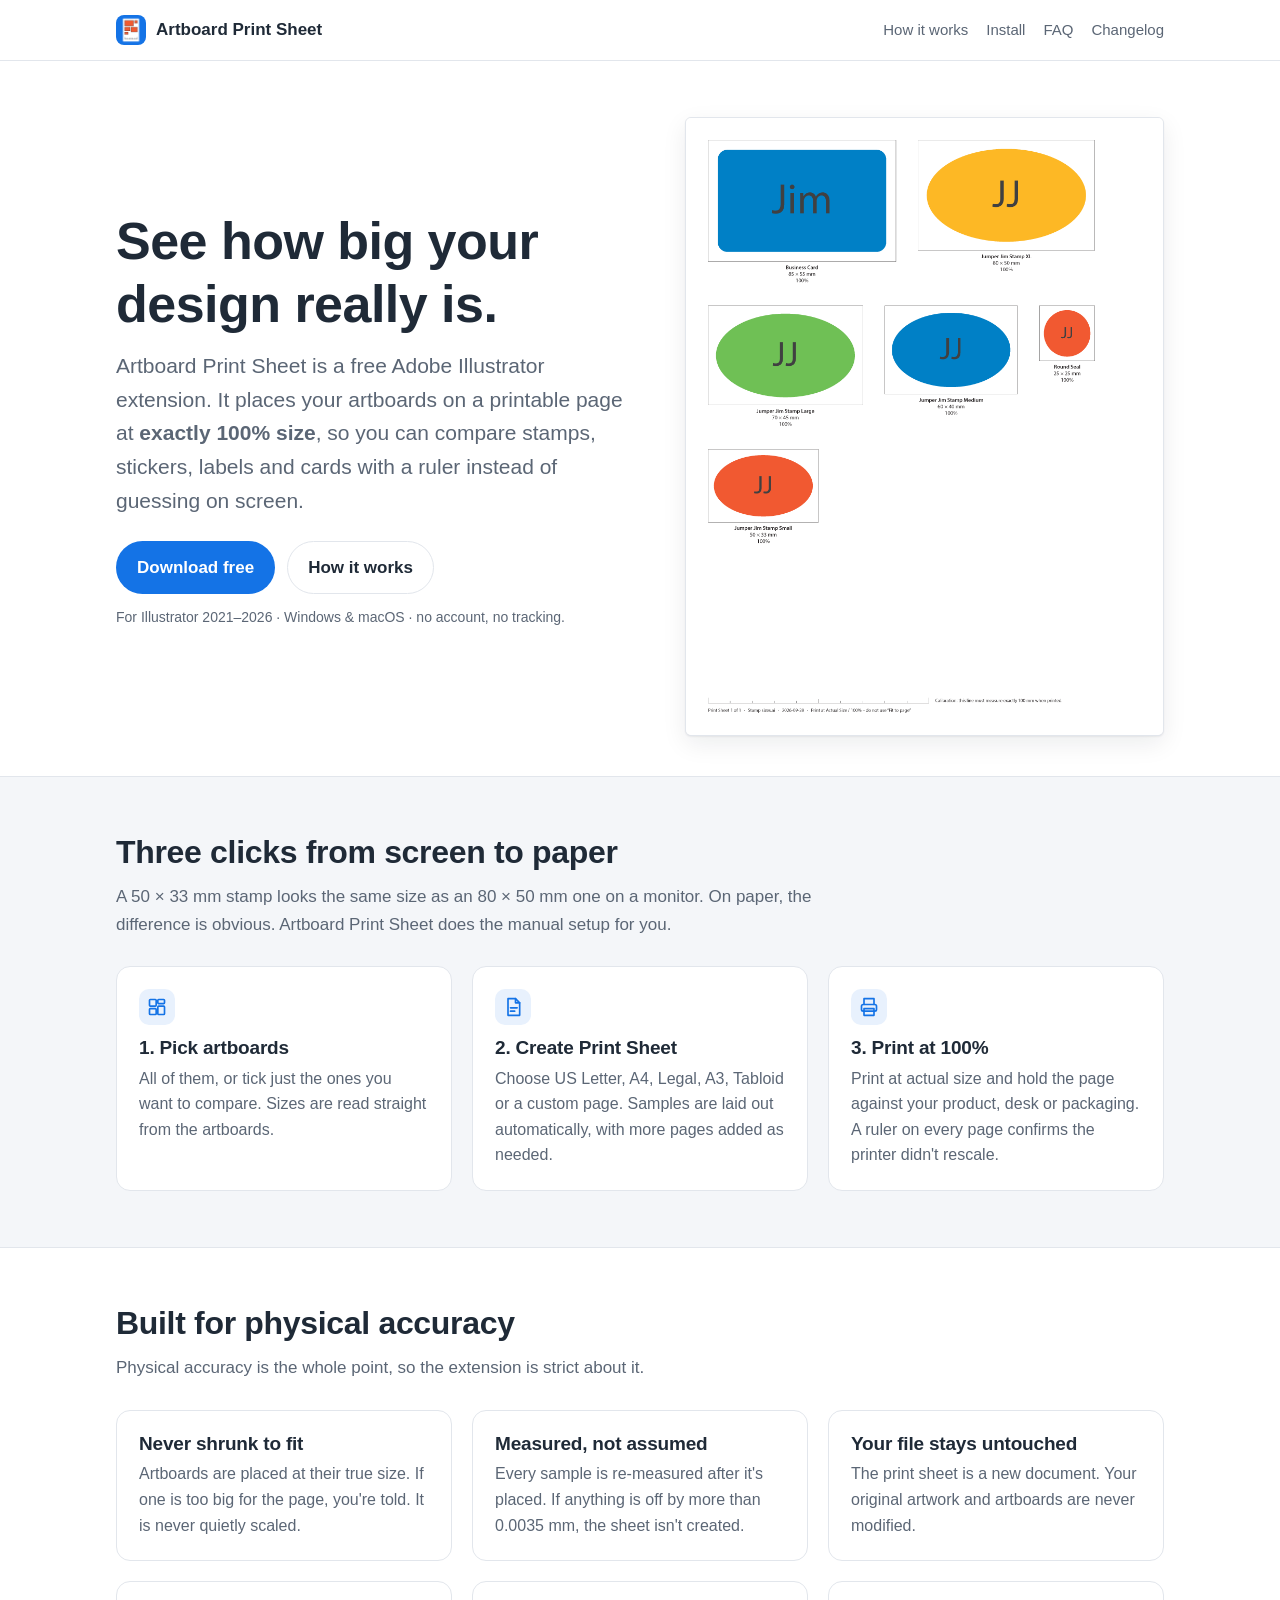
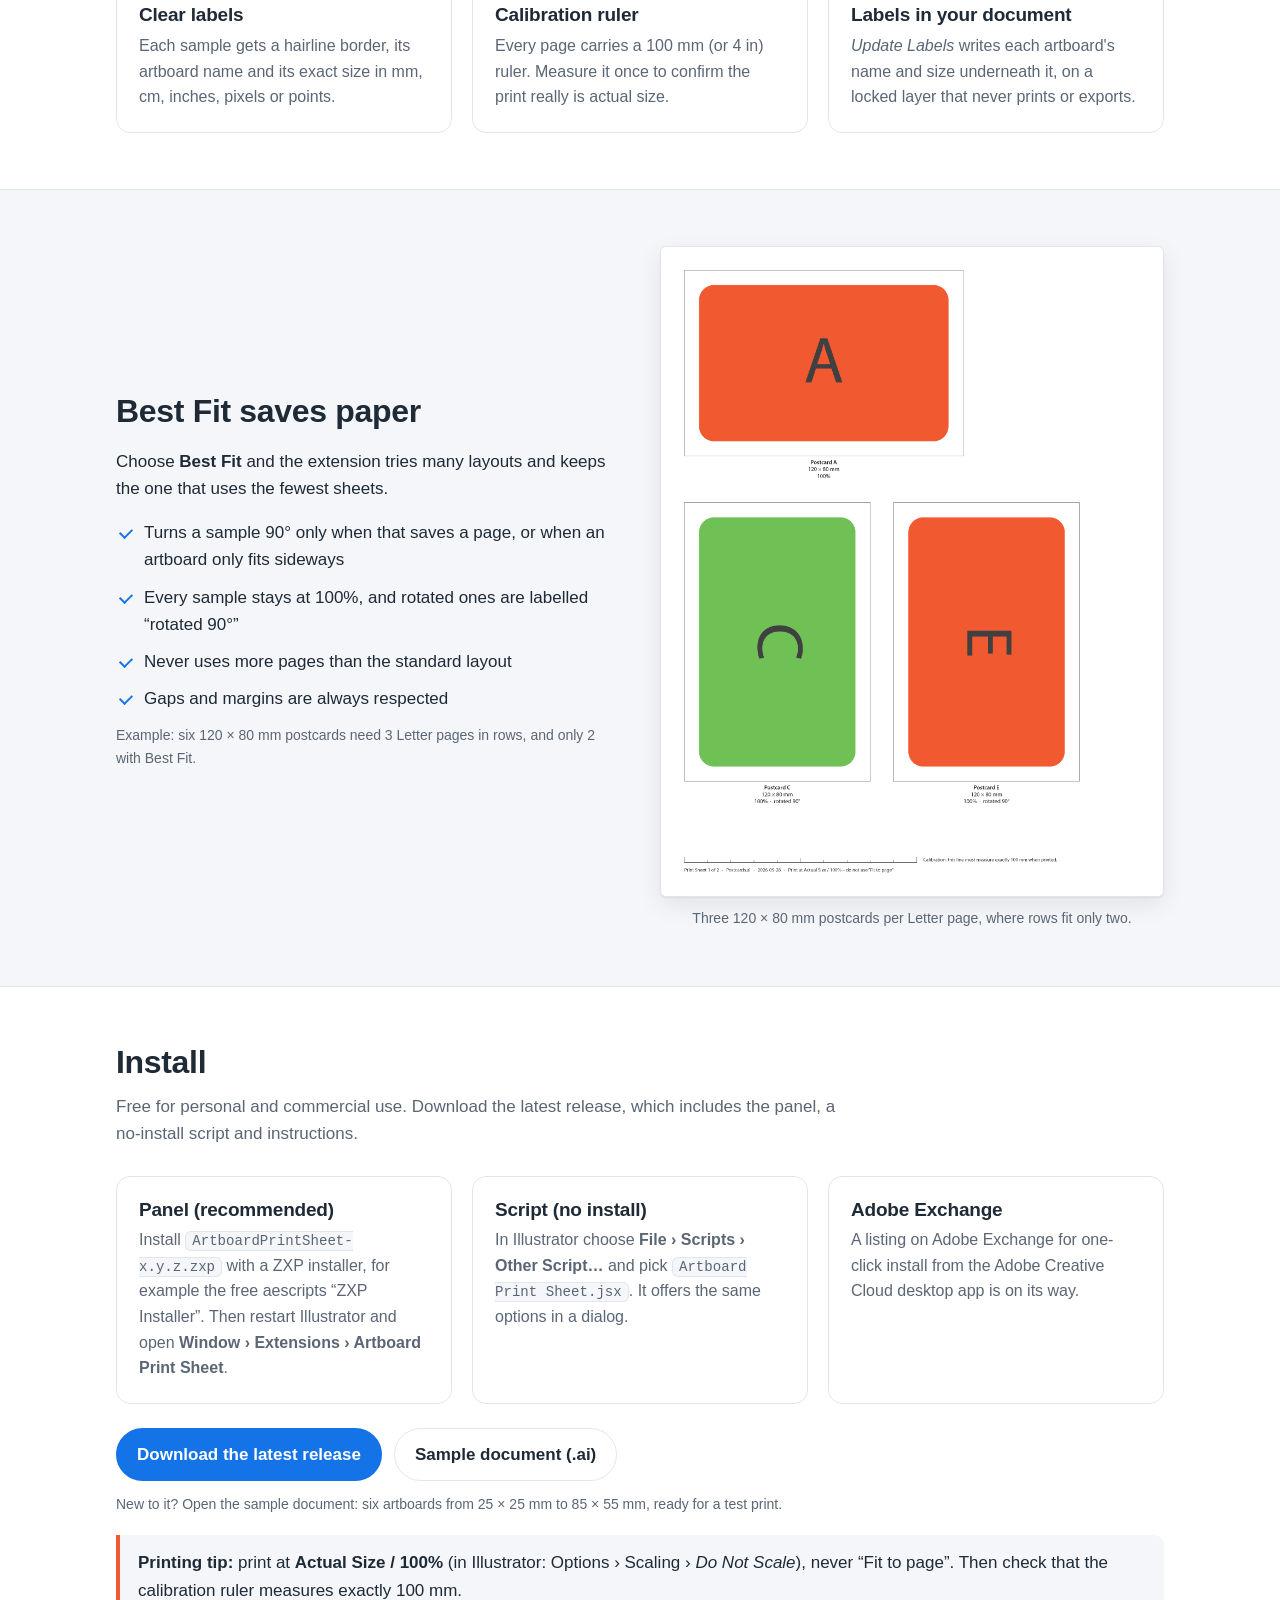
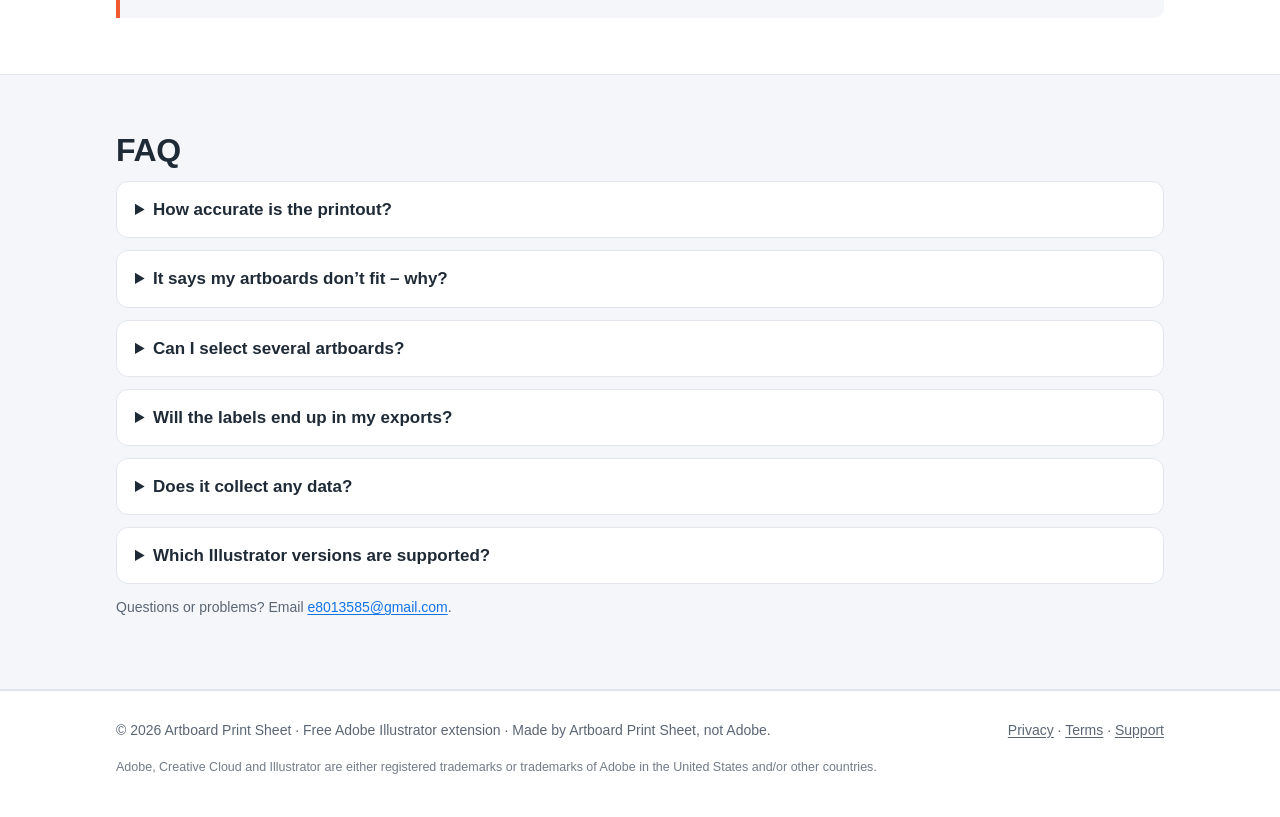
<file: index.html>
<!DOCTYPE html>
<html lang="en">
<head>
  <meta charset="utf-8">
  <meta name="viewport" content="width=device-width, initial-scale=1">
  <title>Artboard Print Sheet – print Adobe Illustrator artboards at true size</title>
  <meta name="description" content="Free Adobe Illustrator extension: put your artboards on a printable sheet at exactly 100% size, with borders, names and dimensions, to compare real-world sizes with a ruler.">
  <meta property="og:title" content="Artboard Print Sheet – print Adobe Illustrator artboards at true size">
  <meta property="og:description" content="Free Adobe Illustrator extension: put your artboards on a printable sheet at exactly 100% size, with borders, names and dimensions, to compare real-world sizes with a ruler.">
  <meta property="og:image" content="img/icon-512.png">
  <link rel="icon" type="image/png" href="img/icon-64.png">
  <link rel="stylesheet" href="style.css">
</head>
<body>
  <header class="top">
    <div class="wrap">
      <a class="brand" href="./"><img src="img/icon-64.png" alt="" width="30" height="30">Artboard Print Sheet</a>
      <nav class="nav" aria-label="Main">
        <a href="./#how">How it works</a>
        <a href="./#install">Install</a>
        <a href="./#faq">FAQ</a>
        <a href="changelog.html">Changelog</a>
      </nav>
    </div>
  </header>
  <main>
    <section class="hero">
      <div class="wrap">
        <div>
          <h1>See how big your design really is.</h1>
          <p class="lead">Artboard Print Sheet is a free Adobe Illustrator extension. It places your artboards on a printable page at <strong>exactly 100% size</strong>, so you can compare stamps, stickers, labels and cards with a ruler instead of guessing on screen.</p>
          <div class="cta">
            <a class="btn primary" href="https://github.com/e8013585/artboard-print-sheet-site/releases/latest">Download free</a>
            <a class="btn ghost" href="#how">How it works</a>
          </div>
          <p class="note">For Illustrator 2021&ndash;2026 &middot; Windows &amp; macOS &middot; no account, no tracking.</p>
        </div>
        <figure>
          <img class="sheet" src="img/sheet-compact.png" width="918" height="1188" alt="A US Letter print sheet with six stamp and card designs at actual size, each with a thin border, its name, its dimensions in millimeters and 100%, and a calibration ruler at the bottom.">
        </figure>
      </div>
    </section>

    <section id="how" class="soft">
      <div class="wrap">
        <h2>Three clicks from screen to paper</h2>
        <p class="sub">A 50 &times; 33 mm stamp looks the same size as an 80 &times; 50 mm one on a monitor. On paper, the difference is obvious. Artboard Print Sheet does the manual setup for you.</p>
        <div class="grid3">
          <div class="card">
            <div class="icon"><svg viewBox="0 0 24 24" fill="none" stroke="currentColor" stroke-width="2" stroke-linecap="round" stroke-linejoin="round" aria-hidden="true"><rect x="3" y="3" width="8" height="8" rx="1"/><rect x="13" y="3" width="8" height="5" rx="1"/><rect x="13" y="11" width="8" height="10" rx="1"/><rect x="3" y="14" width="8" height="7" rx="1"/></svg></div>
            <h3>1. Pick artboards</h3>
            <p>All of them, or tick just the ones you want to compare. Sizes are read straight from the artboards.</p>
          </div>
          <div class="card">
            <div class="icon"><svg viewBox="0 0 24 24" fill="none" stroke="currentColor" stroke-width="2" stroke-linecap="round" stroke-linejoin="round" aria-hidden="true"><path d="M6 2h9l5 5v15H6z"/><path d="M15 2v5h5"/><path d="M9 13h8M9 17h5"/></svg></div>
            <h3>2. Create Print Sheet</h3>
            <p>Choose US Letter, A4, Legal, A3, Tabloid or a custom page. Samples are laid out automatically, with more pages added as needed.</p>
          </div>
          <div class="card">
            <div class="icon"><svg viewBox="0 0 24 24" fill="none" stroke="currentColor" stroke-width="2" stroke-linecap="round" stroke-linejoin="round" aria-hidden="true"><path d="M6 9V2h12v7"/><rect x="3" y="9" width="18" height="8" rx="2"/><path d="M6 14h12v8H6z"/></svg></div>
            <h3>3. Print at 100%</h3>
            <p>Print at actual size and hold the page against your product, desk or packaging. A ruler on every page confirms the printer didn't rescale.</p>
          </div>
        </div>
      </div>
    </section>

    <section>
      <div class="wrap">
        <h2>Built for physical accuracy</h2>
        <p class="sub">Physical accuracy is the whole point, so the extension is strict about it.</p>
        <div class="grid3">
          <div class="card">
            <h3>Never shrunk to fit</h3>
            <p>Artboards are placed at their true size. If one is too big for the page, you're told. It is never quietly scaled.</p>
          </div>
          <div class="card">
            <h3>Measured, not assumed</h3>
            <p>Every sample is re-measured after it's placed. If anything is off by more than 0.0035 mm, the sheet isn't created.</p>
          </div>
          <div class="card">
            <h3>Your file stays untouched</h3>
            <p>The print sheet is a new document. Your original artwork and artboards are never modified.</p>
          </div>
          <div class="card">
            <h3>Clear labels</h3>
            <p>Each sample gets a hairline border, its artboard name and its exact size in mm, cm, inches, pixels or points.</p>
          </div>
          <div class="card">
            <h3>Calibration ruler</h3>
            <p>Every page carries a 100&nbsp;mm (or 4&nbsp;in) ruler. Measure it once to confirm the print really is actual size.</p>
          </div>
          <div class="card">
            <h3>Labels in your document</h3>
            <p><em>Update Labels</em> writes each artboard's name and size underneath it, on a locked layer that never prints or exports.</p>
          </div>
        </div>
      </div>
    </section>

    <section class="soft">
      <div class="wrap split">
        <div>
          <h2>Best Fit saves paper</h2>
          <p>Choose <strong>Best Fit</strong> and the extension tries many layouts and keeps the one that uses the fewest sheets.</p>
          <ul class="checks">
            <li>Turns a sample 90&deg; only when that saves a page, or when an artboard only fits sideways</li>
            <li>Every sample stays at 100%, and rotated ones are labelled &ldquo;rotated 90&deg;&rdquo;</li>
            <li>Never uses more pages than the standard layout</li>
            <li>Gaps and margins are always respected</li>
          </ul>
          <p class="note">Example: six 120 &times; 80 mm postcards need 3 Letter pages in rows, and only 2 with Best Fit.</p>
        </div>
        <figure>
          <img class="sheet" src="img/sheet-bestfit.png" width="918" height="1188" alt="A Best Fit print sheet with one postcard upright on top and two postcards rotated 90 degrees side by side below, each labelled 120 by 80 mm, 100%, rotated 90 degrees.">
          <figcaption>Three 120 &times; 80 mm postcards per Letter page, where rows fit only two.</figcaption>
        </figure>
      </div>
    </section>

    <section id="install">
      <div class="wrap">
        <h2>Install</h2>
        <p class="sub">Free for personal and commercial use. Download the latest release, which includes the panel, a no-install script and instructions.</p>
        <div class="grid3">
          <div class="card">
            <h3>Panel (recommended)</h3>
            <p>Install <code>ArtboardPrintSheet-x.y.z.zxp</code> with a ZXP installer, for example the free aescripts &ldquo;ZXP Installer&rdquo;. Then restart Illustrator and open <strong>Window &rsaquo; Extensions &rsaquo; Artboard Print Sheet</strong>.</p>
          </div>
          <div class="card">
            <h3>Script (no install)</h3>
            <p>In Illustrator choose <strong>File &rsaquo; Scripts &rsaquo; Other Script&hellip;</strong> and pick <code>Artboard Print Sheet.jsx</code>. It offers the same options in a dialog.</p>
          </div>
          <div class="card">
            <h3>Adobe Exchange</h3>
            <p>A listing on Adobe Exchange for one-click install from the Adobe Creative Cloud desktop app is on its way.</p>
          </div>
        </div>
        <div class="cta" style="margin-top:24px">
          <a class="btn primary" href="https://github.com/e8013585/artboard-print-sheet-site/releases/latest">Download the latest release</a>
          <a class="btn ghost" href="files/Artboard-Print-Sheet-Sample.ai" download>Sample document (.ai)</a>
        </div>
        <p class="note">New to it? Open the sample document: six artboards from 25 &times; 25 mm to 85 &times; 55 mm, ready for a test print.</p>
        <div class="callout">
          <strong>Printing tip:</strong> print at <strong>Actual Size / 100%</strong> (in Illustrator: Options &rsaquo; Scaling &rsaquo; <em>Do Not Scale</em>), never &ldquo;Fit to page&rdquo;. Then check that the calibration ruler measures exactly 100&nbsp;mm.
        </div>
      </div>
    </section>

    <section id="faq" class="soft">
      <div class="wrap">
        <h2>FAQ</h2>
        <details>
          <summary>How accurate is the printout?</summary>
          <p>On the sheet, every sample matches its artboard to within 0.01 pt (0.0035 mm). On paper, accuracy depends on your printer; typical office laser printers are within about half a millimeter over 100 mm. Measure the calibration ruler to check yours.</p>
        </details>
        <details>
          <summary>It says my artboards don&rsquo;t fit &ndash; why?</summary>
          <p>They are larger than the printable area of the page. This is common with new Illustrator documents, whose artboards are a whole page (US Letter or A4): with printer margins, a page-size artboard needs a larger sheet. The extension never shrinks artwork, because it is made for checking real sizes; instead it tells you which page size would fit (or that Best Fit rotation would). Choose that page, or test with smaller artboards such as the <a href="files/Artboard-Print-Sheet-Sample.ai">sample document</a>.</p>
        </details>
        <details>
          <summary>Can I select several artboards?</summary>
          <p>Yes. Illustrator doesn't let extensions read a selection made in the Artboards panel, so choose <em>Selected</em> in the extension and tick the artboards there. The active artboard is ticked for you.</p>
        </details>
        <details>
          <summary>Will the labels end up in my exports?</summary>
          <p>No. Update Labels puts them outside the artboards on a locked, non-printing layer, which prints, artboard exports and PDFs ignore. <em>Remove</em> deletes the layer.</p>
        </details>
        <details>
          <summary>Does it collect any data?</summary>
          <p>No. It never connects to the internet, and your settings stay on your computer. See the <a href="privacy.html">privacy policy</a>.</p>
        </details>
        <details>
          <summary>Which Illustrator versions are supported?</summary>
          <p>Illustrator 2021 (version 25) through Illustrator 2026 (version 30), on Windows and macOS. Support for new Illustrator versions is added in free updates.</p>
        </details>
        <p class="note">Questions or problems? Email <a href="mailto:e8013585@gmail.com">e8013585@gmail.com</a>.</p>
      </div>
    </section>
  </main>
  <footer>
    <div class="wrap">
      <span>&copy; 2026 Artboard Print Sheet &middot; Free Adobe Illustrator extension &middot; Made by Artboard Print Sheet, not Adobe.</span>
      <span><a href="privacy.html">Privacy</a> &middot; <a href="terms.html">Terms</a> &middot; <a href="mailto:e8013585@gmail.com">Support</a></span>
      <span class="legal">Adobe, Creative Cloud and Illustrator are either registered trademarks or trademarks of Adobe in the United States and/or other countries.</span>
    </div>
  </footer>
</body>
</html>
</file>
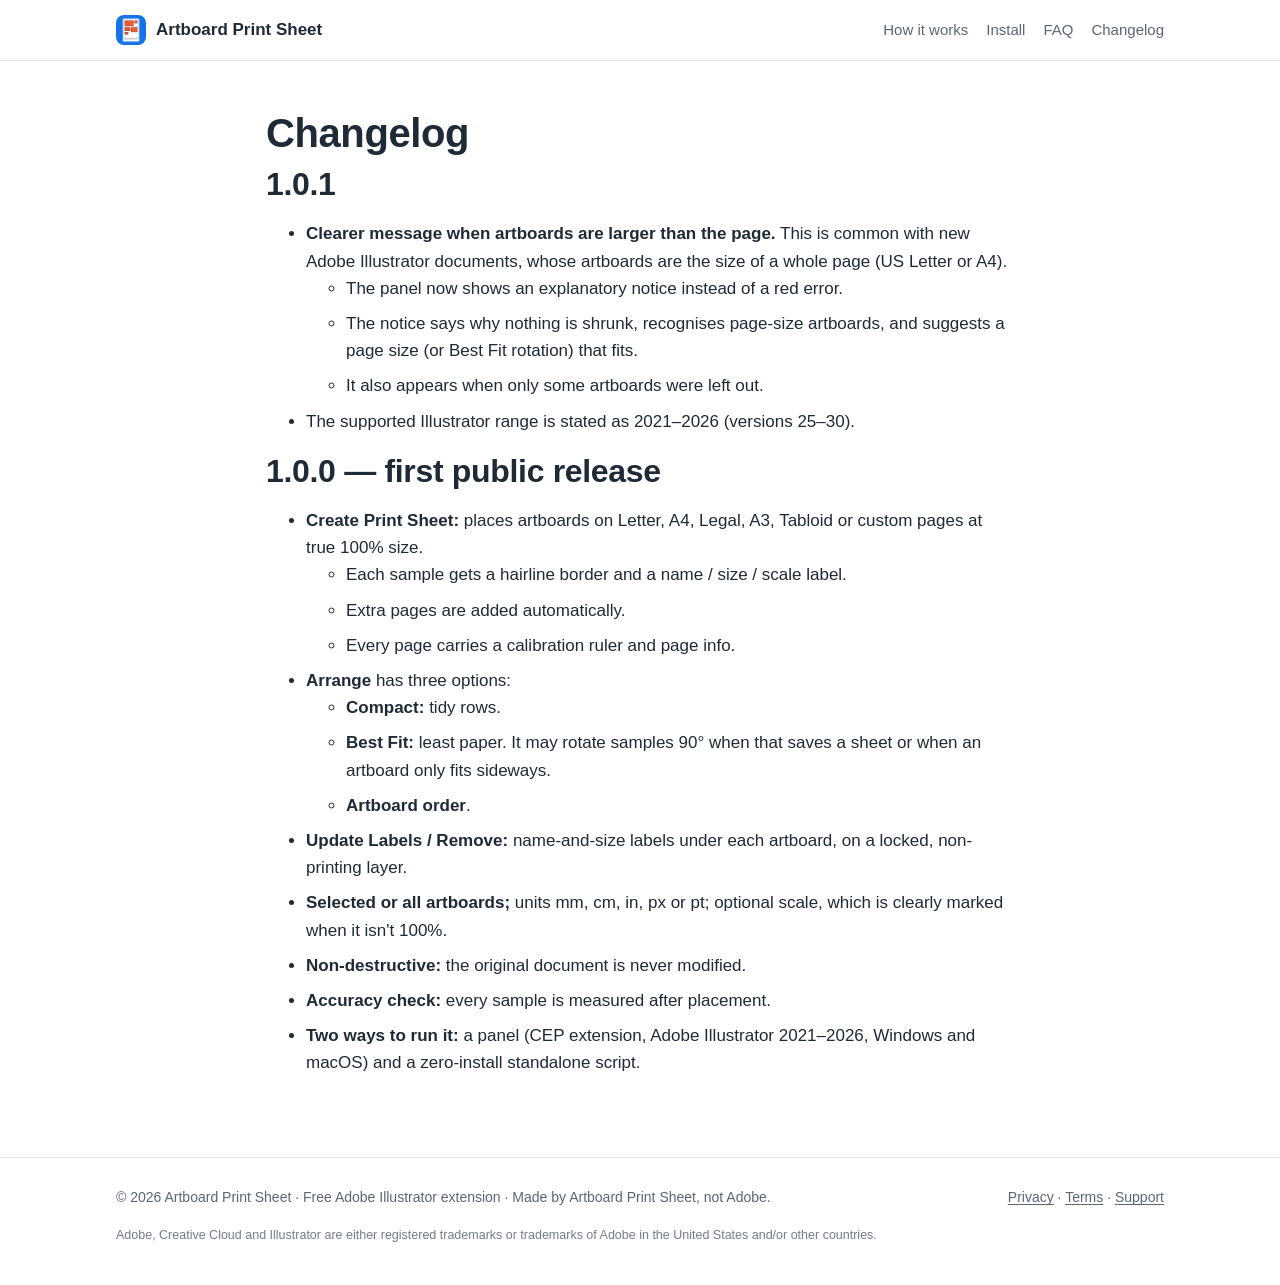
<file: changelog.html>
<!DOCTYPE html>
<html lang="en">
<head>
  <meta charset="utf-8">
  <meta name="viewport" content="width=device-width, initial-scale=1">
  <title>Changelog – Artboard Print Sheet</title>
  <meta name="description" content="Release history of Artboard Print Sheet.">
  <meta property="og:title" content="Changelog – Artboard Print Sheet">
  <meta property="og:description" content="Release history of Artboard Print Sheet.">
  <meta property="og:image" content="img/icon-512.png">
  <link rel="icon" type="image/png" href="img/icon-64.png">
  <link rel="stylesheet" href="style.css">
</head>
<body>
  <header class="top">
    <div class="wrap">
      <a class="brand" href="./"><img src="img/icon-64.png" alt="" width="30" height="30">Artboard Print Sheet</a>
      <nav class="nav" aria-label="Main">
        <a href="./#how">How it works</a>
        <a href="./#install">Install</a>
        <a href="./#faq">FAQ</a>
        <a href="changelog.html">Changelog</a>
      </nav>
    </div>
  </header>
  <main class="doc">
    <div class="wrap">
<h1>Changelog</h1>
<h2>1.0.1</h2>
<ul><li>
<strong>Clearer message when artboards are larger than the page.</strong> This is common with new Adobe Illustrator documents, whose artboards are the size of a whole page (US Letter or A4).
<ul><li>
The panel now shows an explanatory notice instead of a red error.
</li><li>
The notice says why nothing is shrunk, recognises page-size artboards, and suggests a page size (or Best Fit rotation) that fits.
</li><li>
It also appears when only some artboards were left out.
</li></ul>
</li><li>
The supported Illustrator range is stated as 2021–2026 (versions 25–30).
</li></ul>
<h2>1.0.0 — first public release</h2>
<ul><li>
<strong>Create Print Sheet:</strong> places artboards on Letter, A4, Legal, A3, Tabloid or custom pages at true 100% size.
<ul><li>
Each sample gets a hairline border and a name / size / scale label.
</li><li>
Extra pages are added automatically.
</li><li>
Every page carries a calibration ruler and page info.
</li></ul>
</li><li>
<strong>Arrange</strong> has three options:
<ul><li>
<strong>Compact:</strong> tidy rows.
</li><li>
<strong>Best Fit:</strong> least paper. It may rotate samples 90° when that saves a sheet or when an artboard only fits sideways.
</li><li>
<strong>Artboard order</strong>.
</li></ul>
</li><li>
<strong>Update Labels / Remove:</strong> name-and-size labels under each artboard, on a locked, non-printing layer.
</li><li>
<strong>Selected or all artboards;</strong> units mm, cm, in, px or pt; optional scale, which is clearly marked when it isn't 100%.
</li><li>
<strong>Non-destructive:</strong> the original document is never modified.
</li><li>
<strong>Accuracy check:</strong> every sample is measured after placement.
</li><li>
<strong>Two ways to run it:</strong> a panel (CEP extension, Adobe Illustrator 2021–2026, Windows and macOS) and a zero-install standalone script.
</li></ul>
    </div>
  </main>
  <footer>
    <div class="wrap">
      <span>&copy; 2026 Artboard Print Sheet &middot; Free Adobe Illustrator extension &middot; Made by Artboard Print Sheet, not Adobe.</span>
      <span><a href="privacy.html">Privacy</a> &middot; <a href="terms.html">Terms</a> &middot; <a href="mailto:e8013585@gmail.com">Support</a></span>
      <span class="legal">Adobe, Creative Cloud and Illustrator are either registered trademarks or trademarks of Adobe in the United States and/or other countries.</span>
    </div>
  </footer>
</body>
</html>
</file>
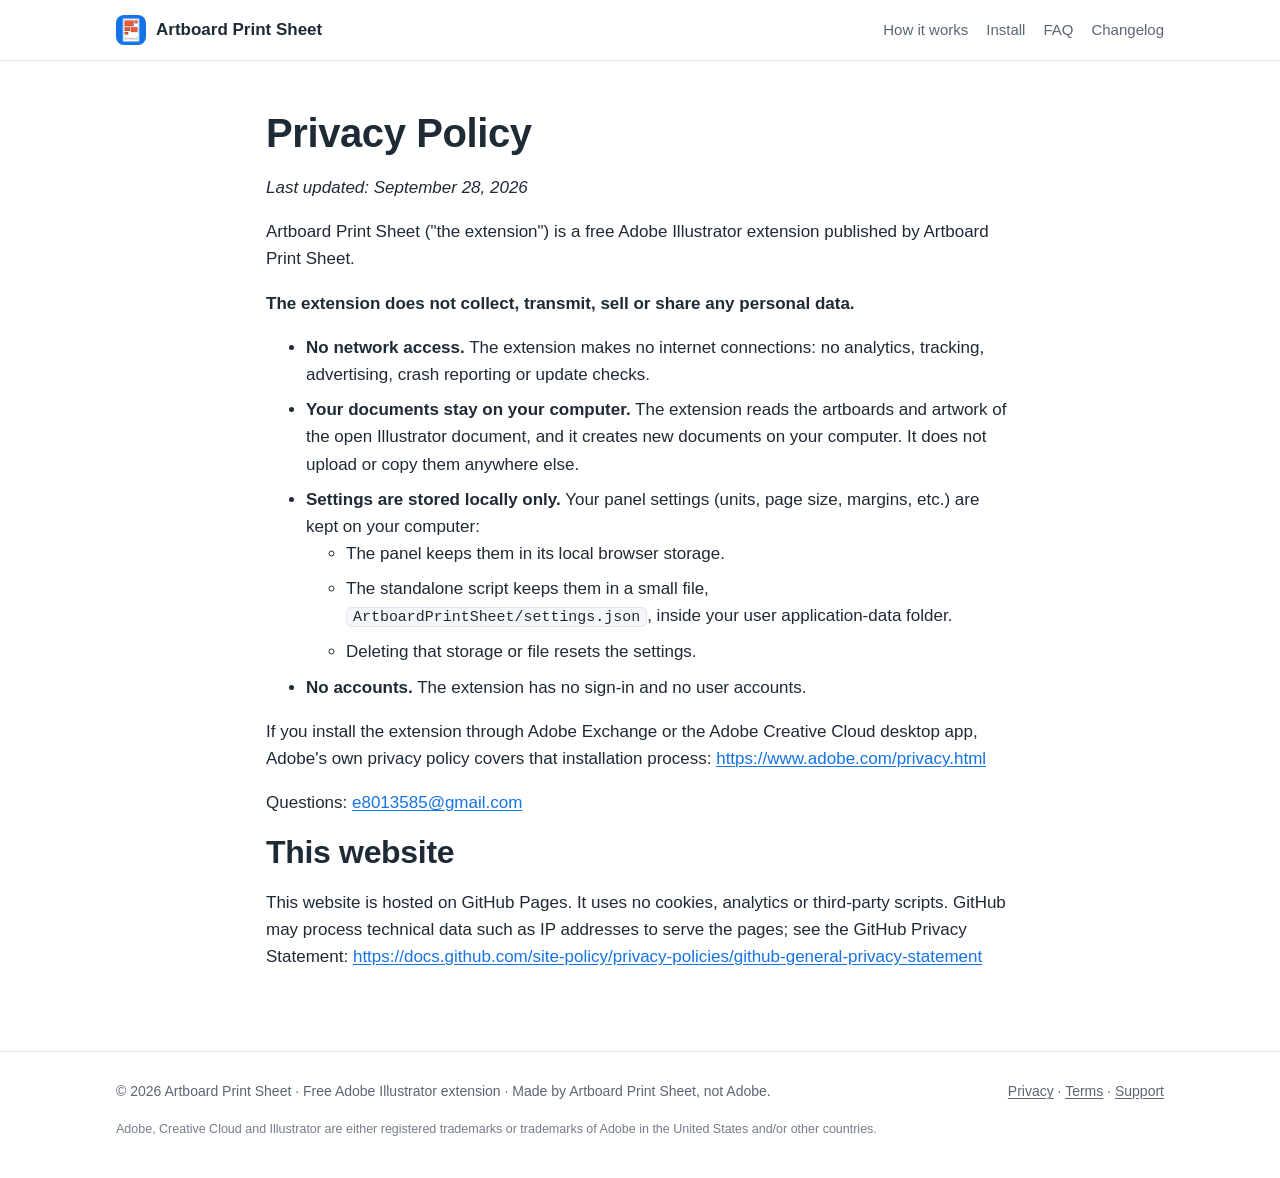
<file: privacy.html>
<!DOCTYPE html>
<html lang="en">
<head>
  <meta charset="utf-8">
  <meta name="viewport" content="width=device-width, initial-scale=1">
  <title>Privacy Policy – Artboard Print Sheet</title>
  <meta name="description" content="Artboard Print Sheet collects no personal data.">
  <meta property="og:title" content="Privacy Policy – Artboard Print Sheet">
  <meta property="og:description" content="Artboard Print Sheet collects no personal data.">
  <meta property="og:image" content="img/icon-512.png">
  <link rel="icon" type="image/png" href="img/icon-64.png">
  <link rel="stylesheet" href="style.css">
</head>
<body>
  <header class="top">
    <div class="wrap">
      <a class="brand" href="./"><img src="img/icon-64.png" alt="" width="30" height="30">Artboard Print Sheet</a>
      <nav class="nav" aria-label="Main">
        <a href="./#how">How it works</a>
        <a href="./#install">Install</a>
        <a href="./#faq">FAQ</a>
        <a href="changelog.html">Changelog</a>
      </nav>
    </div>
  </header>
  <main class="doc">
    <div class="wrap">
      <h1>Privacy Policy</h1>
<p><em>Last updated: September 28, 2026</em></p>
<p>Artboard Print Sheet (&quot;the extension&quot;) is a free Adobe Illustrator extension published by Artboard Print Sheet.</p>
<p><strong>The extension does not collect, transmit, sell or share any personal data.</strong></p>
<ul><li>
<strong>No network access.</strong> The extension makes no internet connections: no analytics, tracking, advertising, crash reporting or update checks.
</li><li>
<strong>Your documents stay on your computer.</strong> The extension reads the artboards and artwork of the open Illustrator document, and it creates new documents on your computer. It does not upload or copy them anywhere else.
</li><li>
<strong>Settings are stored locally only.</strong> Your panel settings (units, page size, margins, etc.) are kept on your computer:
<ul><li>
The panel keeps them in its local browser storage.
</li><li>
The standalone script keeps them in a small file, <code>ArtboardPrintSheet/settings.json</code>, inside your user application-data folder.
</li><li>
Deleting that storage or file resets the settings.
</li></ul>
</li><li>
<strong>No accounts.</strong> The extension has no sign-in and no user accounts.
</li></ul>
<p>If you install the extension through Adobe Exchange or the Adobe Creative Cloud desktop app, Adobe's own privacy policy covers that installation process: <a href="https://www.adobe.com/privacy.html">https://www.adobe.com/privacy.html</a></p>
<p>Questions: <a href="mailto:e8013585@gmail.com">e8013585@gmail.com</a></p>
<h2>This website</h2>
<p>This website is hosted on GitHub Pages. It uses no cookies, analytics or third-party scripts. GitHub may process technical data such as IP addresses to serve the pages; see the GitHub Privacy Statement: <a href="https://docs.github.com/site-policy/privacy-policies/github-general-privacy-statement">https://docs.github.com/site-policy/privacy-policies/github-general-privacy-statement</a></p>
    </div>
  </main>
  <footer>
    <div class="wrap">
      <span>&copy; 2026 Artboard Print Sheet &middot; Free Adobe Illustrator extension &middot; Made by Artboard Print Sheet, not Adobe.</span>
      <span><a href="privacy.html">Privacy</a> &middot; <a href="terms.html">Terms</a> &middot; <a href="mailto:e8013585@gmail.com">Support</a></span>
      <span class="legal">Adobe, Creative Cloud and Illustrator are either registered trademarks or trademarks of Adobe in the United States and/or other countries.</span>
    </div>
  </footer>
</body>
</html>
</file>
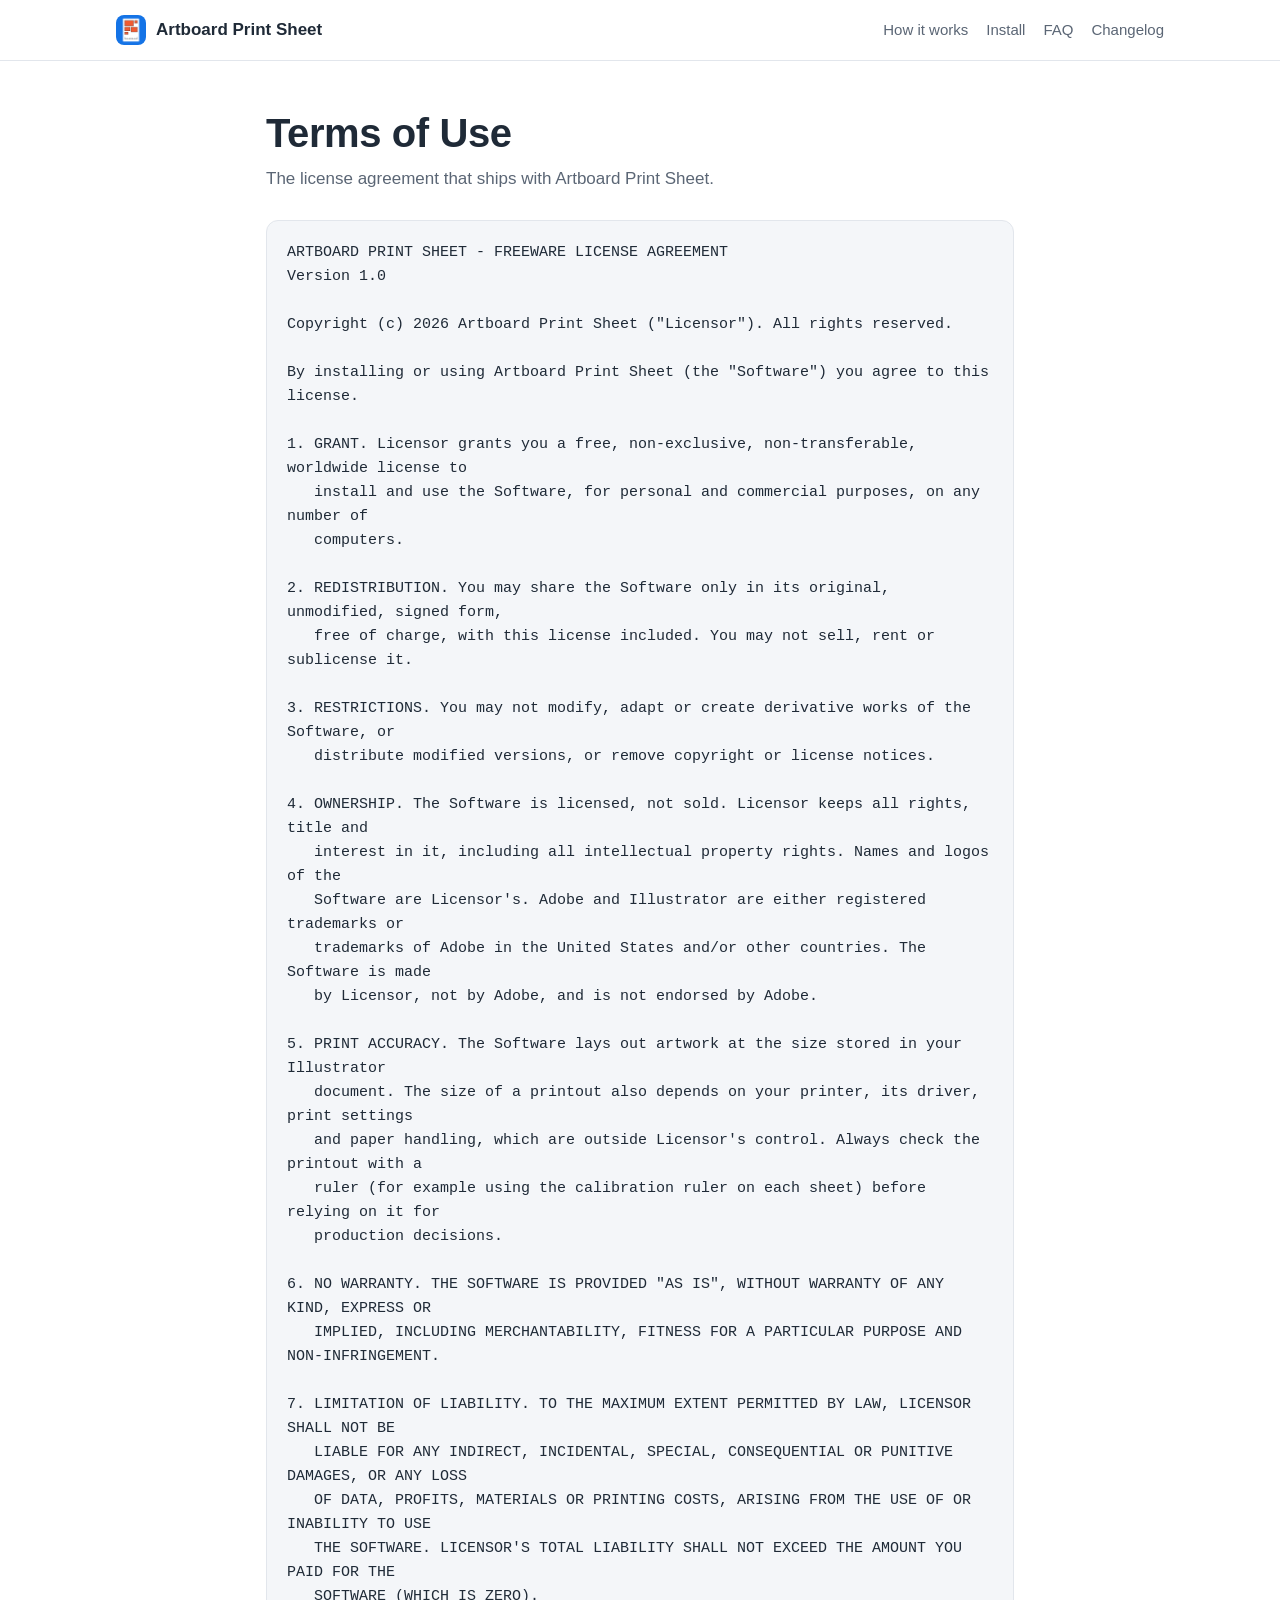
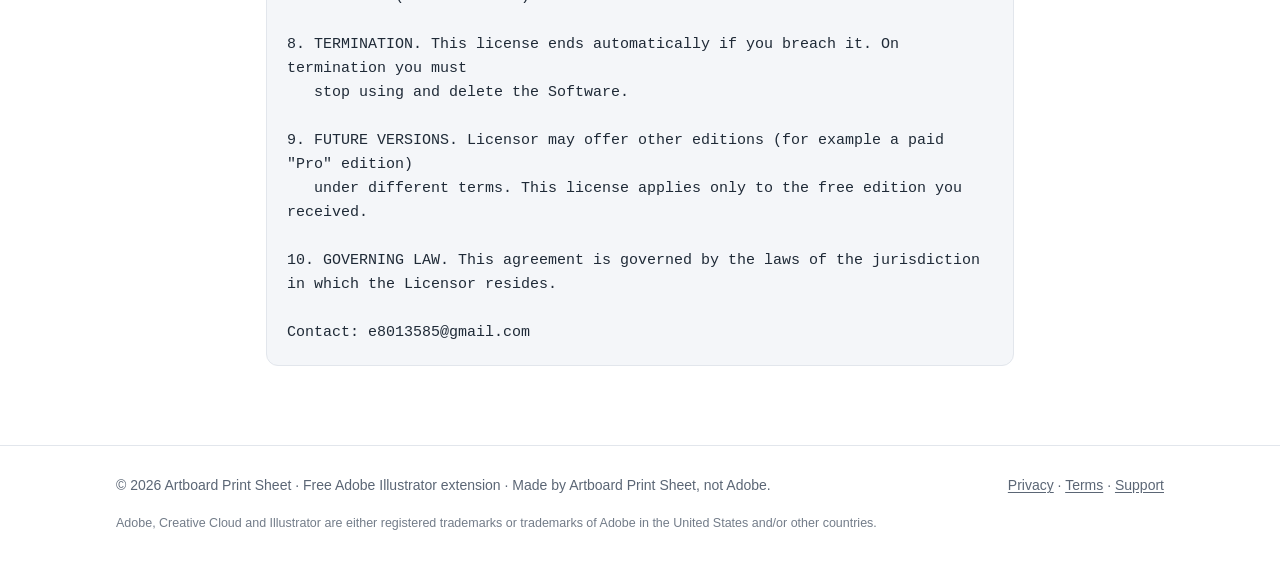
<file: terms.html>
<!DOCTYPE html>
<html lang="en">
<head>
  <meta charset="utf-8">
  <meta name="viewport" content="width=device-width, initial-scale=1">
  <title>Terms of Use – Artboard Print Sheet</title>
  <meta name="description" content="Freeware license agreement for Artboard Print Sheet.">
  <meta property="og:title" content="Terms of Use – Artboard Print Sheet">
  <meta property="og:description" content="Freeware license agreement for Artboard Print Sheet.">
  <meta property="og:image" content="img/icon-512.png">
  <link rel="icon" type="image/png" href="img/icon-64.png">
  <link rel="stylesheet" href="style.css">
</head>
<body>
  <header class="top">
    <div class="wrap">
      <a class="brand" href="./"><img src="img/icon-64.png" alt="" width="30" height="30">Artboard Print Sheet</a>
      <nav class="nav" aria-label="Main">
        <a href="./#how">How it works</a>
        <a href="./#install">Install</a>
        <a href="./#faq">FAQ</a>
        <a href="changelog.html">Changelog</a>
      </nav>
    </div>
  </header>
  <main class="doc">
    <div class="wrap">
      <h1>Terms of Use</h1>
      <p class="meta">The license agreement that ships with Artboard Print Sheet.</p>
      <pre>ARTBOARD PRINT SHEET - FREEWARE LICENSE AGREEMENT
Version 1.0

Copyright (c) 2026 Artboard Print Sheet (&quot;Licensor&quot;). All rights reserved.

By installing or using Artboard Print Sheet (the &quot;Software&quot;) you agree to this license.

1. GRANT. Licensor grants you a free, non-exclusive, non-transferable, worldwide license to
   install and use the Software, for personal and commercial purposes, on any number of
   computers.

2. REDISTRIBUTION. You may share the Software only in its original, unmodified, signed form,
   free of charge, with this license included. You may not sell, rent or sublicense it.

3. RESTRICTIONS. You may not modify, adapt or create derivative works of the Software, or
   distribute modified versions, or remove copyright or license notices.

4. OWNERSHIP. The Software is licensed, not sold. Licensor keeps all rights, title and
   interest in it, including all intellectual property rights. Names and logos of the
   Software are Licensor's. Adobe and Illustrator are either registered trademarks or
   trademarks of Adobe in the United States and/or other countries. The Software is made
   by Licensor, not by Adobe, and is not endorsed by Adobe.

5. PRINT ACCURACY. The Software lays out artwork at the size stored in your Illustrator
   document. The size of a printout also depends on your printer, its driver, print settings
   and paper handling, which are outside Licensor's control. Always check the printout with a
   ruler (for example using the calibration ruler on each sheet) before relying on it for
   production decisions.

6. NO WARRANTY. THE SOFTWARE IS PROVIDED &quot;AS IS&quot;, WITHOUT WARRANTY OF ANY KIND, EXPRESS OR
   IMPLIED, INCLUDING MERCHANTABILITY, FITNESS FOR A PARTICULAR PURPOSE AND NON-INFRINGEMENT.

7. LIMITATION OF LIABILITY. TO THE MAXIMUM EXTENT PERMITTED BY LAW, LICENSOR SHALL NOT BE
   LIABLE FOR ANY INDIRECT, INCIDENTAL, SPECIAL, CONSEQUENTIAL OR PUNITIVE DAMAGES, OR ANY LOSS
   OF DATA, PROFITS, MATERIALS OR PRINTING COSTS, ARISING FROM THE USE OF OR INABILITY TO USE
   THE SOFTWARE. LICENSOR'S TOTAL LIABILITY SHALL NOT EXCEED THE AMOUNT YOU PAID FOR THE
   SOFTWARE (WHICH IS ZERO).

8. TERMINATION. This license ends automatically if you breach it. On termination you must
   stop using and delete the Software.

9. FUTURE VERSIONS. Licensor may offer other editions (for example a paid &quot;Pro&quot; edition)
   under different terms. This license applies only to the free edition you received.

10. GOVERNING LAW. This agreement is governed by the laws of the jurisdiction in which the Licensor resides.

Contact: e8013585@gmail.com</pre>
    </div>
  </main>
  <footer>
    <div class="wrap">
      <span>&copy; 2026 Artboard Print Sheet &middot; Free Adobe Illustrator extension &middot; Made by Artboard Print Sheet, not Adobe.</span>
      <span><a href="privacy.html">Privacy</a> &middot; <a href="terms.html">Terms</a> &middot; <a href="mailto:e8013585@gmail.com">Support</a></span>
      <span class="legal">Adobe, Creative Cloud and Illustrator are either registered trademarks or trademarks of Adobe in the United States and/or other countries.</span>
    </div>
  </footer>
</body>
</html>
</file>
<file: style.css>
/* Artboard Print Sheet website. No external fonts, scripts or trackers (see privacy policy). */
:root {
  --bg: #ffffff;
  --bg-soft: #f4f6f9;
  --fg: #1f2a37;
  --muted: #5b6675;
  --line: #e2e6ec;
  --accent: #1473e6;
  --accent-fg: #ffffff;
  --accent-soft: #e8f1fd;
  --warm: #f15a31;
  --shadow: 0 1px 2px rgba(16, 24, 40, .06), 0 8px 24px rgba(16, 24, 40, .08);
  --radius: 14px;
  --max: 1080px;
  color-scheme: light;
}
@media (prefers-color-scheme: dark) {
  :root:not([data-theme="light"]) {
    --bg: #12161c;
    --bg-soft: #1a2029;
    --fg: #e6eaf0;
    --muted: #9aa5b4;
    --line: #2a323d;
    --accent: #4c9bff;
    --accent-fg: #0b1220;
    --accent-soft: #1b2a40;
    --shadow: 0 1px 2px rgba(0, 0, 0, .4), 0 8px 24px rgba(0, 0, 0, .35);
    color-scheme: dark;
  }
}

* { box-sizing: border-box; }
html { -webkit-text-size-adjust: 100%; }
body {
  margin: 0; background: var(--bg); color: var(--fg);
  font: 17px/1.6 -apple-system, BlinkMacSystemFont, "Segoe UI", Roboto, "Helvetica Neue", Arial, sans-serif;
}
img { max-width: 100%; height: auto; }
a { color: var(--accent); text-underline-offset: 2px; }
h1, h2, h3 { line-height: 1.2; letter-spacing: -.01em; }
h2 { font-size: clamp(24px, 3.2vw, 32px); margin: 0 0 12px; }
h3 { font-size: 19px; margin: 0 0 6px; }
code, kbd { font-family: ui-monospace, SFMono-Regular, Consolas, monospace; font-size: .88em; background: var(--bg-soft); border: 1px solid var(--line); border-radius: 6px; padding: 1px 6px; }
.wrap { max-width: var(--max); margin: 0 auto; padding: 0 16px; }

/* header */
.top { border-bottom: 1px solid var(--line); }
.top .wrap { display: flex; align-items: center; justify-content: space-between; gap: 12px; min-height: 60px; }
.brand { display: flex; align-items: center; gap: 10px; color: var(--fg); text-decoration: none; font-weight: 650; }
.brand img { width: 30px; height: 30px; border-radius: 8px; }
.nav { display: flex; gap: 18px; flex-wrap: wrap; font-size: 15px; }
.nav a { color: var(--muted); text-decoration: none; }
.nav a:hover { color: var(--fg); }

/* hero */
.hero { padding: 56px 0 40px; }
.hero .wrap { display: grid; grid-template-columns: 1.05fr .95fr; gap: 40px; align-items: center; }
.hero h1 { font-size: clamp(34px, 5vw, 52px); margin: 0 0 14px; }
.hero p.lead { font-size: clamp(18px, 2vw, 21px); color: var(--muted); margin: 0 0 24px; }
.hero figure { margin: 0; }
.sheet { background: #fff; border-radius: 6px; box-shadow: var(--shadow); border: 1px solid var(--line); display: block; }
.cta { display: flex; gap: 12px; flex-wrap: wrap; align-items: center; }
.btn { display: inline-flex; align-items: center; gap: 8px; padding: 12px 20px; border-radius: 999px; font-weight: 600; text-decoration: none; border: 1px solid transparent; }
.btn.primary { background: var(--accent); color: var(--accent-fg); }
.btn.primary:hover { filter: brightness(1.08); }
.btn.ghost { border-color: var(--line); color: var(--fg); }
.btn.ghost:hover { background: var(--bg-soft); }
.note { font-size: 14px; color: var(--muted); margin-top: 12px; }

/* sections */
section { padding: 56px 0; }
section.soft { background: var(--bg-soft); border-top: 1px solid var(--line); border-bottom: 1px solid var(--line); }
.sub { color: var(--muted); margin: 0 0 28px; max-width: 720px; }
.grid3 { display: grid; grid-template-columns: repeat(3, 1fr); gap: 20px; }
.card { background: var(--bg); border: 1px solid var(--line); border-radius: var(--radius); padding: 22px; }
.card p { margin: 0; color: var(--muted); font-size: 16px; }
.icon { width: 36px; height: 36px; border-radius: 10px; background: var(--accent-soft); color: var(--accent); display: grid; place-items: center; margin-bottom: 12px; }
.icon svg { width: 20px; height: 20px; }
.split { display: grid; grid-template-columns: 1fr 1fr; gap: 40px; align-items: center; }
.split figure { margin: 0; }
figcaption { font-size: 14px; color: var(--muted); margin-top: 10px; text-align: center; }
ol.steps { padding-left: 22px; margin: 0; }
ol.steps li { margin: 0 0 12px; }
.checks { list-style: none; padding: 0; margin: 0; }
.checks li { padding-left: 28px; position: relative; margin: 0 0 10px; }
.checks li::before { content: ""; position: absolute; left: 4px; top: .55em; width: 10px; height: 6px; border-left: 2px solid var(--accent); border-bottom: 2px solid var(--accent); transform: rotate(-45deg); }
.callout { border-left: 4px solid var(--warm); background: var(--bg-soft); padding: 14px 18px; border-radius: 0 10px 10px 0; margin: 20px 0 0; }
details { border: 1px solid var(--line); border-radius: 12px; padding: 14px 18px; margin: 0 0 12px; background: var(--bg); }
details summary { cursor: pointer; font-weight: 600; }
details p { margin: 10px 0 0; color: var(--muted); }

/* legal pages */
.doc { padding: 48px 0 64px; }
.doc .wrap { max-width: 780px; }
.doc h1 { font-size: clamp(30px, 4vw, 40px); margin: 0 0 8px; }
.doc .meta { color: var(--muted); margin: 0 0 28px; }
.doc pre { white-space: pre-wrap; font: 15px/1.6 ui-monospace, SFMono-Regular, Consolas, monospace; background: var(--bg-soft); border: 1px solid var(--line); border-radius: 12px; padding: 20px; overflow-wrap: anywhere; }
.doc li { margin: 0 0 8px; }

footer { border-top: 1px solid var(--line); padding: 28px 0 40px; color: var(--muted); font-size: 14px; }
footer .wrap { display: flex; justify-content: space-between; gap: 16px; flex-wrap: wrap; }
footer a { color: var(--muted); }
footer .legal { flex-basis: 100%; font-size: 12.5px; opacity: .85; }

.brand { white-space: nowrap; }
@media (max-width: 600px) {
  .top .wrap { flex-direction: column; align-items: flex-start; gap: 2px; padding-top: 10px; padding-bottom: 10px; }
  .nav { gap: 16px; font-size: 14px; }
}
@media (max-width: 820px) {
  .hero .wrap, .split { grid-template-columns: 1fr; }
  .grid3 { grid-template-columns: 1fr; }
  .hero { padding-top: 36px; }
  .nav { gap: 12px; }
}
</file>
